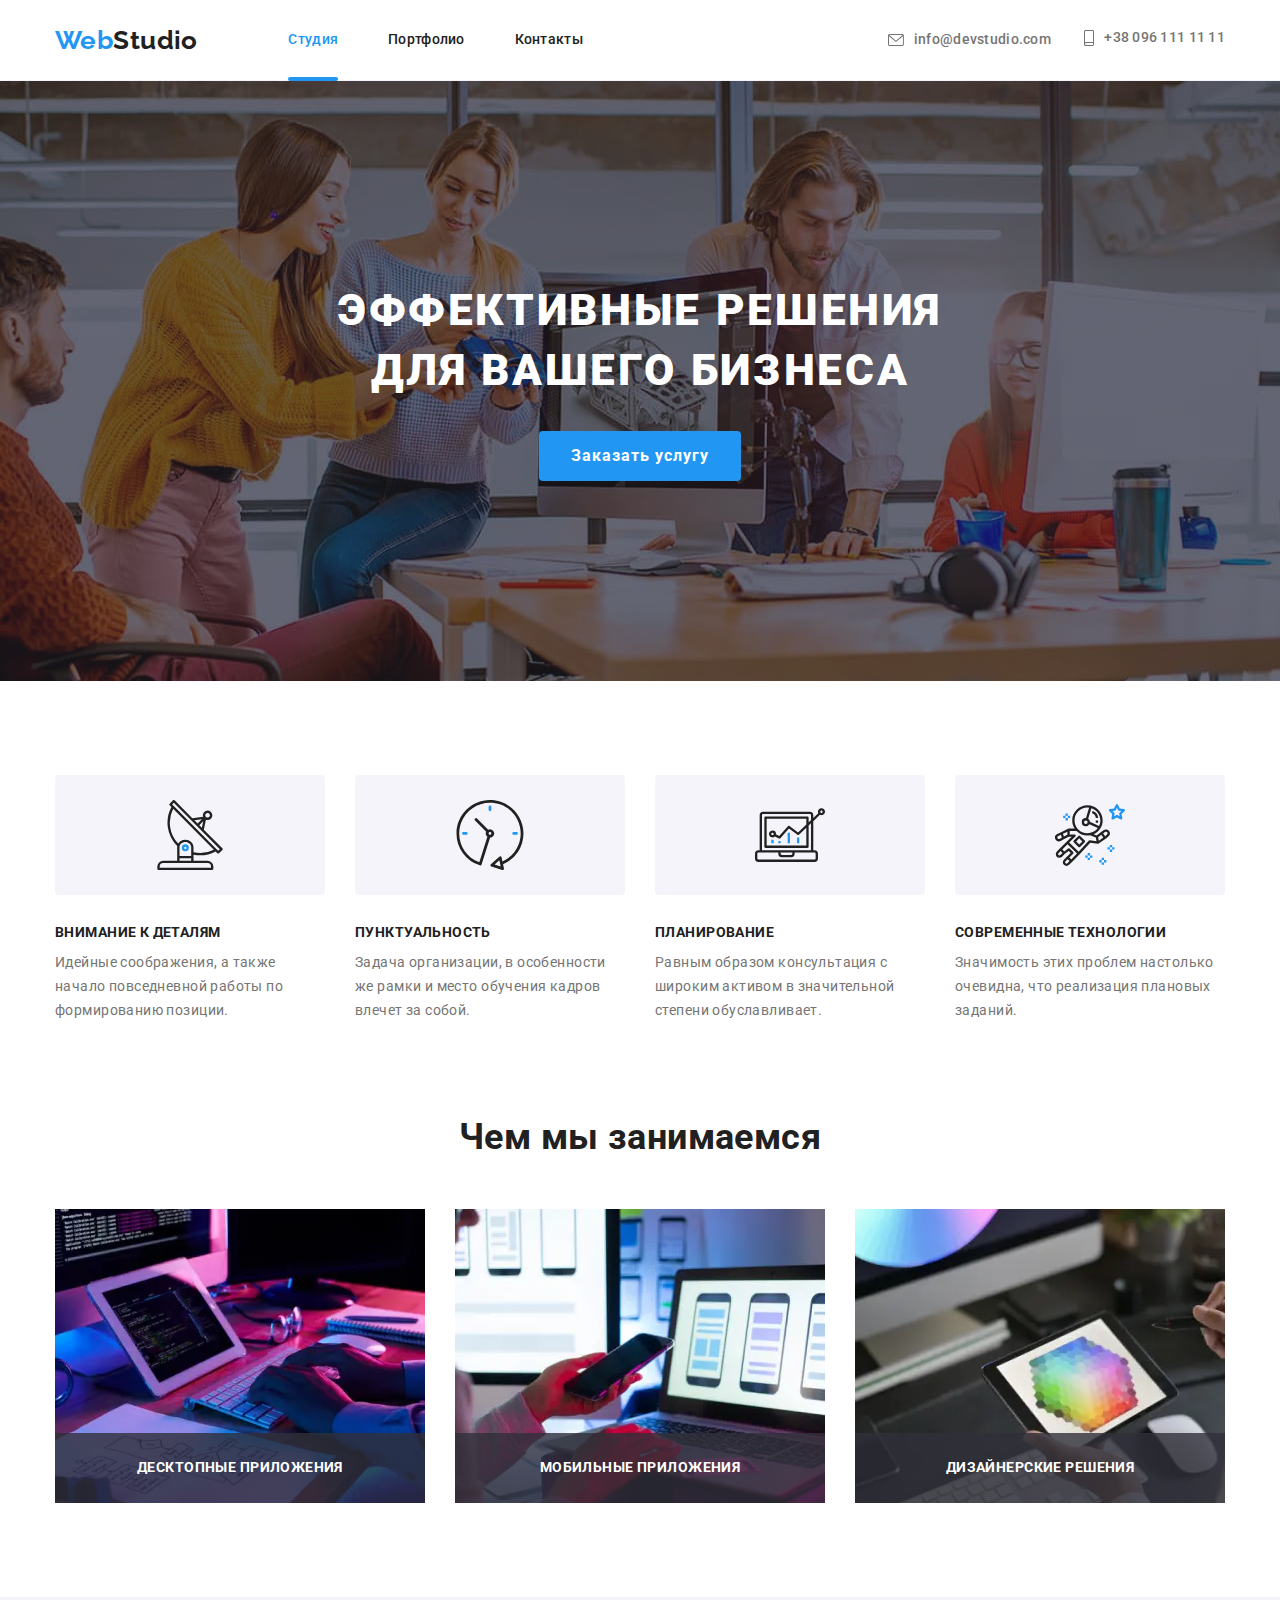
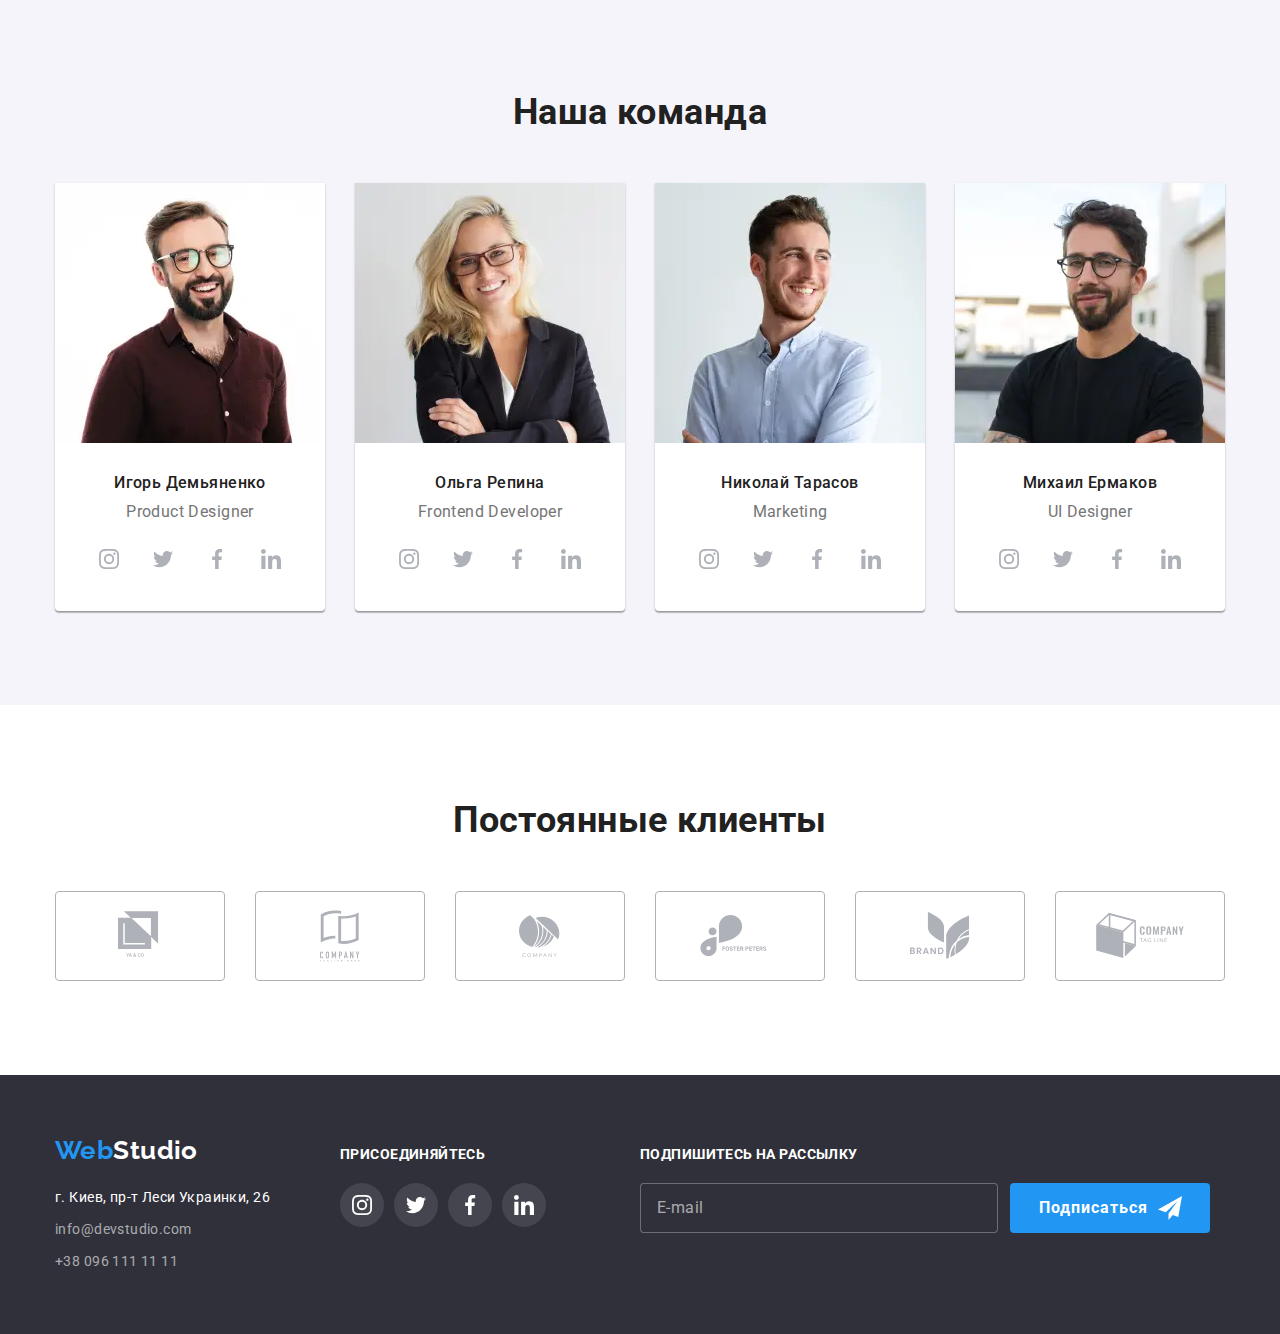
<file: index.html>
<!DOCTYPE html>
<html lang="ru">

<head>
  <meta charset="UTF-8" />
  <meta name="viewport" content="width=device-width, initial-scale=1.0" />
  <title>Студия</title>
  <link href="https://fonts.googleapis.com/css2?family=Raleway:wght@700&family=Roboto:wght@400;500;700;900&display=swap"
    rel="stylesheet" />
  <link rel="stylesheet"
    href="https://cdnjs.cloudflare.com/ajax/libs/modern-normalize/1.0.0/modern-normalize.min.css" />
  <link rel="stylesheet" href="./css/main.min.css" />
</head>

<body>
  <header class="header">
    <div class="container">
      <a class="link logo-link" href="./index.html" lang="en"><span class="web-word">Web</span>Studio</a>
      <button class="menu-button" type="button" aria-expanded="false" aria-controls="menu-container" data-menu-button>
        <svg width="40" height="40" aria-label="Переключатель мобильного меню">
          <use class="icon-menu" href="./images/sprite.svg#icon-menu-open"></use>
          <use class="icon-cross" href="./images/sprite.svg#icon-menu-close"></use>
        </svg>
      </button>
      <div class="menu-container" id="menu-container" data-menu>
        <nav class="main-nav">
          <ul class="nav-list list">
            <li class="item"><a class="link active" href="./index.html">Студия</a></li>
            <li class="item"><a class="link" href="./portfolio.html">Портфолио</a></li>
            <li class="item"><a class="link" href="">Контакты</a></li>
          </ul>
        </nav>
        <address class="header-contacts">
          <a class="link" href="mailo:info@devstudio.com">
            <svg class="envelope">
              <use href="./images/sprite.svg#icon-envelope"></use>
            </svg>
            <p lang="en">info@devstudio.com</p>
          </a>
          <a class="link" href="tel:+380961111111">
            <svg class="smartphone">
              <use href="./images/sprite.svg#icon-smartphone"></use>
            </svg>
            <p>+38 096 111 11 11</p>
          </a>
        </address>
      </div>
    </div>
  </header>

  <main>
    <section class="order-section">
      <div class="container">
        <h1 class="title">Эффективные решения для вашего бизнеса</h1>
        <button class="button" type="button" data-modal-open>Заказать услугу</button>
      </div>
    </section>

    <section class="advantages-section">
      <div class="container">
        <h2 hidden>Наши преимущества</h2>
        <ul class="list">
          <li class="item antenna">
            <h3 class="title">Внимание к деталям</h3>
            <p>
              Идейные соображения, а также начало повседневной работы по
              формированию позиции.
            </p>
          </li>
          <li class="item clock">
            <h3 class="title">Пунктуальность</h3>
            <p>
              Задача организации, в особенности же рамки и место обучения кадров
              влечет за собой.
            </p>
          </li>
          <li class="item diagram">
            <h3 class="title">Планирование</h3>
            <p>
              Равным образом консультация с широким активом в значительной
              степени обуславливает.
            </p>
          </li>
          <li class="item astronaut">
            <h3 class="title">Современные технологии</h3>
            <p>
              Значимость этих проблем настолько очевидна, что реализация
              плановых заданий.
            </p>
          </li>
        </ul>
      </div>
    </section>

    <section class="work-description-section">
      <div class="container">
        <h2 class="title">Чем мы занимаемся</h2>
        <ul class="list">
          <li class="item">
            <picture>
              <source srcset="./images/work-01-desktop.webp 1x, ./images/work-01-desktop@2x.webp 2x" type="image/webp">
              <source srcset="./images/work-01-desktop.jpg 1x, ./images/work-01-desktop@2x.jpg 2x">
              <img src="./images/work-01-desktop.jpg" alt="Человек пишет код по блок-схеме"/>
            </picture>
            <p class="text">Десктопные приложения</p>
          </li>
          <li class="item">
            <picture>
              <source srcset="./images/work-02-desktop.webp 1x, ./images/work-02-desktop@2x.webp 2x" type="image/webp">
              <source srcset="./images/work-02-desktop.jpg 1x, ./images/work-02-desktop@2x.jpg 2x">
              <img src="./images/work-02-desktop.jpg" alt="Человек сверяет дизайн приложения с макетом"/>
            </picture>
            <p class="text">Мобильные приложения</p>
          </li>
          <li class="item">
            <picture>
              <source srcset="./images/work-03-desktop.webp 1x, ./images/work-03-desktop@2x.webp 2x" type="image/webp">
              <source srcset="./images/work-03-desktop.jpg 1x, ./images/work-03-desktop@2x.jpg 2x">
              <img src="./images/work-03-desktop.jpg" alt="Человек выбирает цвет из электронной палитры"/>
            </picture>
            <p class="text">Дизайнерские решения</p>
          </li>
        </ul>
      </div>
    </section>

    <section class="team-section">
      <div class="container">
        <h2 class="main-title">Наша команда</h2>
        <ul class="team-list list">
          <li class="card">
            <picture>
              <source srcset="./images/team-01-desktop.webp 1x, ./images/team-01-desktop@2x.webp 2x" media="(min-width: 1200px)" type="image/webp">
              <source srcset="./images/team-01-desktop.jpg 1x, ./images/team-01-desktop@2x.jpg 2x" media="(min-width: 1200px)">
              <source srcset="./images/team-01-tablet.webp 1x, ./images/team-01-tablet@2x.webp 2x" media="(min-width: 768px)" type="image/webp">
              <source srcset="./images/team-01-tablet.jpg 1x, ./images/team-01-tablet@2x.jpg 2x" media="(min-width: 768px)">
              <source srcset="./images/team-01-mobile.webp 1x, ./images/team-01-mobile@2x.webp 2x" media="(min-width: 320px)" type="image/webp">
              <source srcset="./images/team-01-mobile.jpg 1x, ./images/team-01-mobile@2x.jpg 2x" media="(min-width: 320px)">
              <img src="./images/team-01-mobile.jpg" alt="Улыбающийся мужчина в очках" />
            </picture>
            <h3 class="title">Игорь Демьяненко</h3>
            <p class="text" lang="en">Product Designer</p>
            <ul class="list team-link-list">
              <li class="item-link">
                <a class="social-link" href="">
                  <svg class="team-icon">
                    <use href="./images/sprite.svg#icon-instagram"></use>
                  </svg>
                </a>
              </li>
              <li class="item-link">
                <a class="social-link" href="">
                  <svg class="team-icon">
                    <use href="./images/sprite.svg#icon-twitter"></use>
                  </svg>
                </a>
              </li>
              <li class="item-link">
                <a class="social-link" href="">
                  <svg class="team-icon">
                    <use href="./images/sprite.svg#icon-facebook"></use>
                  </svg>
                </a>
              </li>
              <li class="item-link">
                <a class="social-link" href="">
                  <svg class="team-icon">
                    <use href="./images/sprite.svg#icon-linkedin"></use>
                  </svg>
                </a>
              </li>
            </ul>
          </li>
          <li class="card">
            <picture>
              <source srcset="./images/team-02-desktop.webp 1x, ./images/team-02-desktop@2x.webp 2x" media="(min-width: 1200px)" type="image/webp">
              <source srcset="./images/team-02-desktop.jpg 1x, ./images/team-02-desktop@2x.jpg 2x" media="(min-width: 1200px)">
              <source srcset="./images/team-02-tablet.webp 1x, ./images/team-02-tablet@2x.webp 2x" media="(min-width: 768px)" type="image/webp">
              <source srcset="./images/team-02-tablet.jpg 1x, ./images/team-02-tablet@2x.jpg 2x" media="(min-width: 768px)">
              <source srcset="./images/team-02-mobile.webp 1x, ./images/team-02-mobile@2x.webp 2x" media="(min-width: 320px)" type="image/webp">
              <source srcset="./images/team-02-mobile.jpg 1x, ./images/team-02-mobile@2x.jpg 2x" media="(min-width: 320px)">
              <img src="./images/team-02-mobile.jpg" alt="Улыбающаяся женщина в очках"/>
            </picture>
            <h3 class="title">Ольга Репина</h3>
            <p class="text" lang="en">Frontend Developer</p>
            <ul class="list team-link-list">
              <li class="item-link">
                <a class="social-link" href="">
                  <svg class="team-icon">
                    <use href="./images/sprite.svg#icon-instagram"></use>
                  </svg>
                </a>
              </li>
              <li class="item-link">
                <a class="social-link" href="">
                  <svg class="team-icon">
                    <use href="./images/sprite.svg#icon-twitter"></use>
                  </svg>
                </a>
              </li>
              <li class="item-link">
                <a class="social-link" href="">
                  <svg class="team-icon">
                    <use href="./images/sprite.svg#icon-facebook"></use>
                  </svg>
                </a>
              </li>
              <li class="item-link">
                <a class="social-link" href="">
                  <svg class="team-icon">
                    <use href="./images/sprite.svg#icon-linkedin"></use>
                  </svg>
                </a>
              </li>
            </ul>
          </li>
          <li class="card">
            <picture>
              <source srcset="./images/team-03-desktop.webp 1x, ./images/team-03-desktop@2x.webp 2x" media="(min-width: 1200px)" type="image/webp">
              <source srcset="./images/team-03-desktop.jpg 1x, ./images/team-03-desktop@2x.jpg 2x" media="(min-width: 1200px)">
              <source srcset="./images/team-03-tablet.webp 1x, ./images/team-03-tablet@2x.webp 2x" media="(min-width: 768px)" type="image/webp">
              <source srcset="./images/team-03-tablet.jpg 1x, ./images/team-03-tablet@2x.jpg 2x" media="(min-width: 768px)">
              <source srcset="./images/team-03-mobile.webp 1x, ./images/team-03-mobile@2x.webp 2x" media="(min-width: 320px)" type="image/webp">
              <source srcset="./images/team-03-mobile.jpg 1x, ./images/team-03-mobile@2x.jpg 2x" media="(min-width: 320px)">
              <img src="./images/team-03-mobile.jpg" alt="Улыбающийся мужчина"/>
            </picture>
            <h3 class="title">Николай Тарасов</h3>
            <p class="text" lang="en">Marketing</p>
            <ul class="list team-link-list">
              <li class="item-link">
                <a class="social-link" href="">
                  <svg class="team-icon">
                    <use href="./images/sprite.svg#icon-instagram"></use>
                  </svg>
                </a>
              </li>
              <li class="item-link">
                <a class="social-link" href="">
                  <svg class="team-icon">
                    <use href="./images/sprite.svg#icon-twitter"></use>
                  </svg>
                </a>
              </li>
              <li class="item-link">
                <a class="social-link" href="">
                  <svg class="team-icon">
                    <use href="./images/sprite.svg#icon-facebook"></use>
                  </svg>
                </a>
              </li>
              <li class="item-link">
                <a class="social-link" href="">
                  <svg class="team-icon">
                    <use href="./images/sprite.svg#icon-linkedin"></use>
                  </svg>
                </a>
              </li>
            </ul>
          </li>
          <li class="card">
            <picture>
              <source srcset="./images/team-04-desktop.webp 1x, ./images/team-04-desktop@2x.webp 2x" media="(min-width: 1200px)" type="image/webp">
              <source srcset="./images/team-04-desktop.jpg 1x, ./images/team-04-desktop@2x.jpg 2x" media="(min-width: 1200px)">
              <source srcset="./images/team-04-tablet.webp 1x, ./images/team-04-tablet@2x.webp 2x" media="(min-width: 768px)" type="image/webp">
              <source srcset="./images/team-04-tablet.jpg 1x, ./images/team-04-tablet@2x.jpg 2x" media="(min-width: 768px)">
              <source srcset="./images/team-04-mobile.webp 1x, ./images/team-04-mobile@2x.webp 2x" media="(min-width: 320px)" type="image/webp">
              <source srcset="./images/team-04-mobile.jpg 1x, ./images/team-04-mobile@2x.jpg 2x" media="(min-width: 320px)">
              <img src="./images/team-04-mobile.jpg" alt="Улыбающийся мужчина в очках"/>
            </picture>
            <h3 class="title">Михаил Ермаков</h3>
            <p class="text" lang="en">UI Designer</p>
            <ul class="list team-link-list">
              <li class="item-link">
                <a class="social-link" href="">
                  <svg class="team-icon">
                    <use href="./images/sprite.svg#icon-instagram"></use>
                  </svg>
                </a>
              </li>
              <li class="item-link">
                <a class="social-link" href="">
                  <svg class="team-icon">
                    <use href="./images/sprite.svg#icon-twitter"></use>
                  </svg>
                </a>
              </li>
              <li class="item-link">
                <a class="social-link" href="">
                  <svg class="team-icon">
                    <use href="./images/sprite.svg#icon-facebook"></use>
                  </svg>
                </a>
              </li>
              <li class="item-link">
                <a class="social-link" href="">
                  <svg class="team-icon">
                    <use href="./images/sprite.svg#icon-linkedin"></use>
                  </svg>
                </a>
              </li>
            </ul>
          </li>
        </ul>
      </div>
    </section>

    <section class="clients-section">
      <div class="container">
        <h2 class="title">Постоянные клиенты</h2>
        <ul class="list">
          <li class="company company-01">
            <svg>
              <use href="./images/sprite.svg#icon-company-01"></use>
            </svg>
          </li>
          <li class="company company-02">
            <svg>
              <use href="./images/sprite.svg#icon-company-02"></use>
            </svg>
          </li>
          <li class="company company-03">
            <svg>
              <use href="./images/sprite.svg#icon-company-03"></use>
            </svg>
          </li>
          <li class="company company-04">
            <svg>
              <use href="./images/sprite.svg#icon-company-04"></use>
            </svg>
          </li>
          <li class="company company-05">
            <svg>
              <use href="./images/sprite.svg#icon-company-05"></use>
            </svg>
          </li>
          <li class="company company-06">
            <svg>
              <use href="./images/sprite.svg#icon-company-06"></use>
            </svg>
          </li>
        </ul>
      </div>
    </section>

    <div class="backdrop is-hidden" data-modal>
      <div class="modal-window">
        <h2>Оставьте свои данные, мы вам перезвоним</h2>

        <form class="callback-form">

          <label class="label-input">
            <span>Имя</span>
            <div class="icon-container">
              <input class="input" type="text" name="name">
              <svg class="icon">
                <use href="./images/sprite.svg#icon-person"></use>
              </svg>
            </div>
          </label>

          <label class="label-input">
            <span>Телефон</span>
            <div class="icon-container">
              <input class="input" type="tel" name="tel">
              <svg class="icon">
                <use href="./images/sprite.svg#icon-phone"></use>
              </svg>
            </div>
          </label>

          <label class="label-input">
            <span>Почта</span>
            <div class="icon-container">
              <input class="input" type="email" name="email">
              <svg class="icon">
                <use href="./images/sprite.svg#icon-email"></use>
              </svg>
            </div>
          </label>

          <label class="label-comment">
            <span>Комментарий</span>
            <textarea class="comment" name="comment" placeholder="Введите текст"></textarea>
          </label>

          <label class="label-check">
            <input type="checkbox" name="checkbox">
            <span>Соглашаюсь с рассылкой и принимаю&#160;<a class="policy-link" href="">Условия договора</a></span>
          </label>

          <button class="submit-button" type="submit">Отправить</button>
        </form>

        <button class="close-button" type="button" data-modal-close>
          <svg>
            <use href="./images/sprite.svg#icon-close"></use>
          </svg>
        </button>
      </div>
    </div>
  </main>

  <footer class="footer">
    <div class="container">
      <div class="tablet-container">
        <div class="contacts sub-container">
          <a class="logo-link link" href="./index.html" lang="en"><span class="web-word">Web</span>Studio</a>
        
          <address class="footer-contacts">
            <p class="text">г. Киев, пр-т Леси Украинки, 26</p>
            <a class="link" href="mailo:info@devstudio.com" lang="en">info@devstudio.com</a><br />
            <a class="link" href="tel:+380961111111">+38 096 111 11 11</a>
          </address>
        </div>
        <div class="social sub-container">
          <p class="text">Присоединяйтесь</p>
          <ul class="link-list list">
            <li class="item-link">
              <a class="social-link" href="">
                <svg class="icon-footer">
                  <use href="./images/sprite.svg#icon-instagram"></use>
                </svg>
              </a>
            </li>
            <li class="item-link">
              <a class="social-link" href="">
                <svg class="icon-footer">
                  <use href="./images/sprite.svg#icon-twitter"></use>
                </svg>
              </a>
            </li>
            <li class="item-link">
              <a class="social-link" href="">
                <svg class="icon-footer">
                  <use href="./images/sprite.svg#icon-facebook"></use>
                </svg>
              </a>
            </li>
            <li class="item-link">
              <a class="social-link" href="">
                <svg class="icon-footer">
                  <use href="./images/sprite.svg#icon-linkedin"></use>
                </svg>
              </a>
            </li>
          </ul>
        </div>
      </div>

      <div class="subscription sub-container">
        <p class="text">Подпишитесь на рассылку</p>
        <form class="subscription-form">
          <input type="email" name="email" placeholder="E-mail" required>
          <button type="submit">Подписаться</button>
        </form>
      </div>
    </div>
  </footer>

  <script src="./js/modal.js"></script>
  <script src="./js/menu.js"></script>
</body>

</html>
</file>
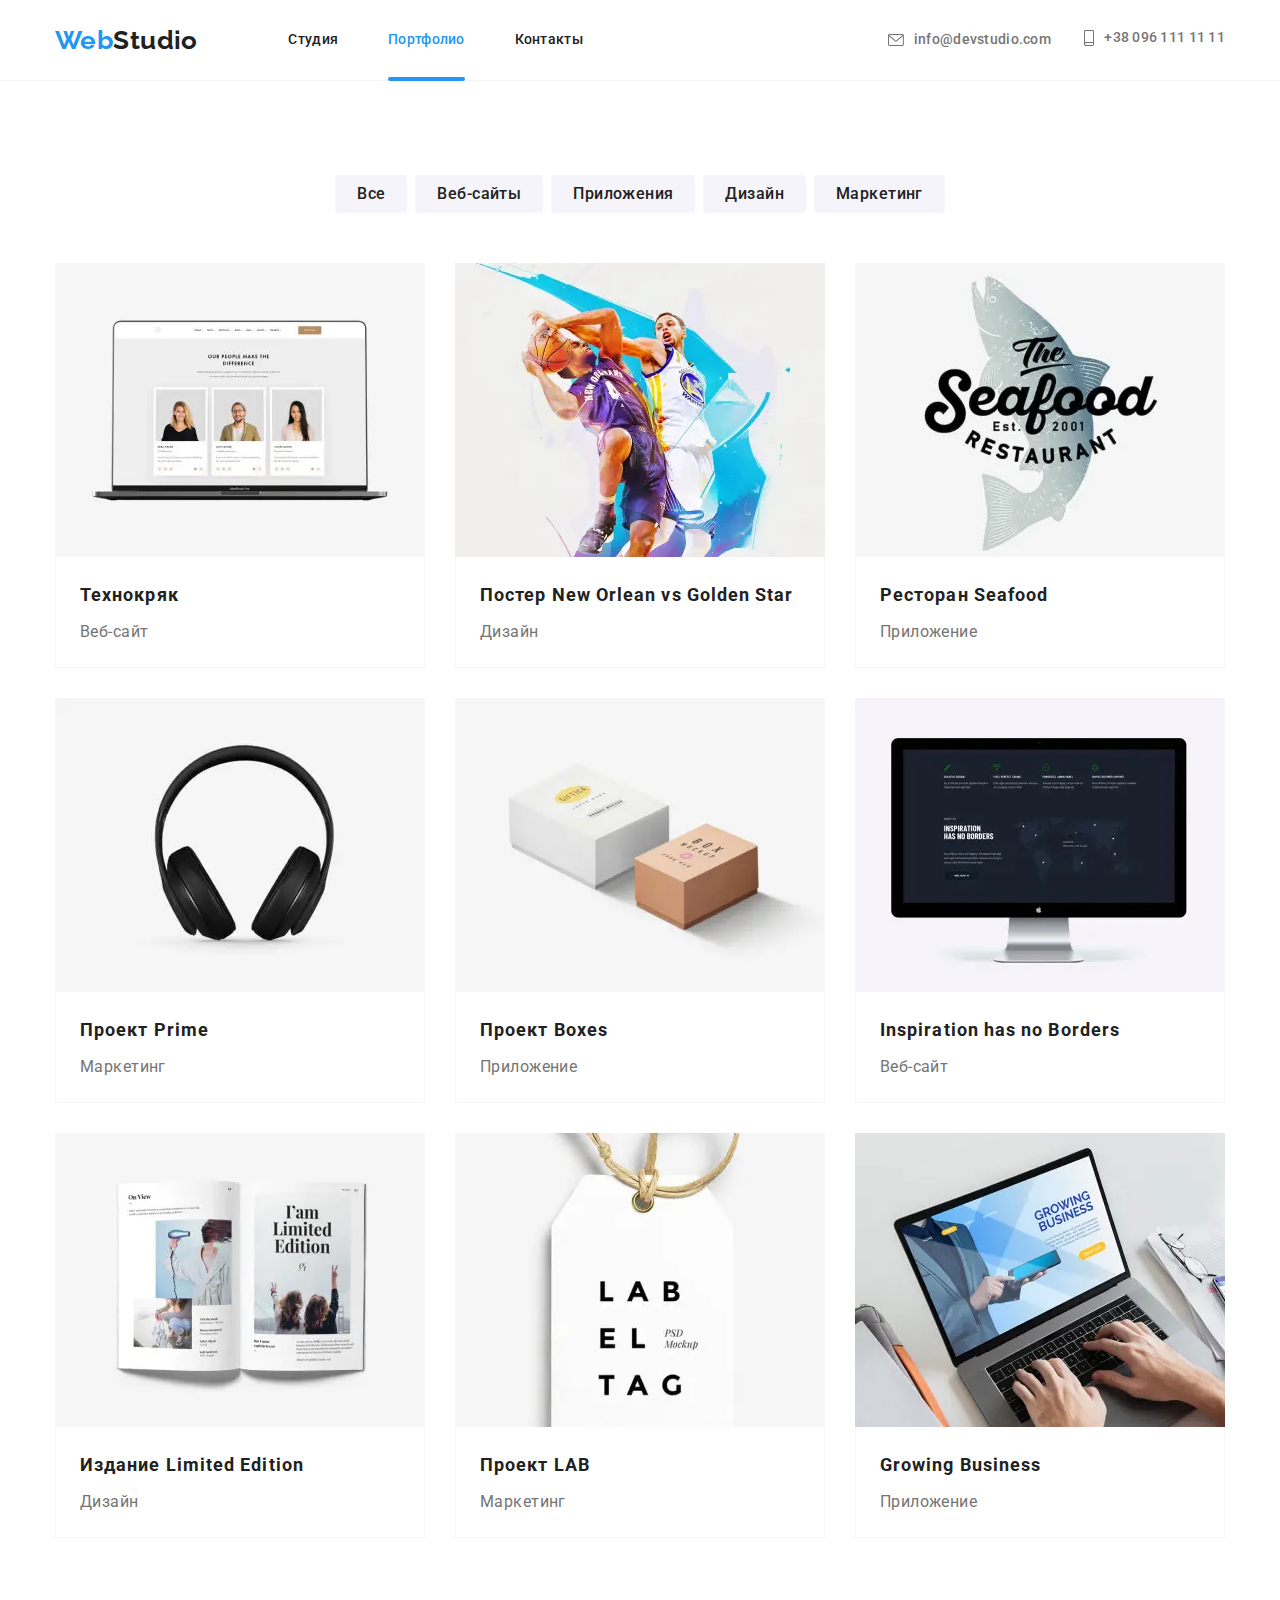
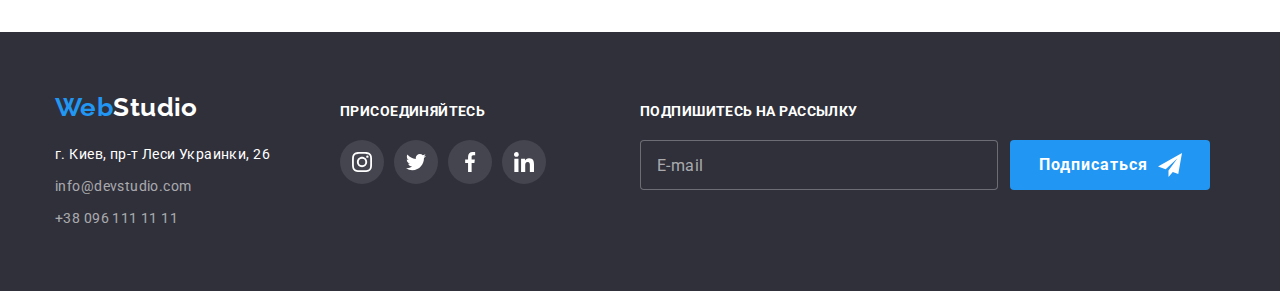
<file: portfolio.html>
<!DOCTYPE html>
<html lang="ru">

<head>
  <meta charset="UTF-8" />
  <meta name="viewport" content="width=device-width, initial-scale=1.0" />
  <title>Портфолио</title>
  <link href="https://fonts.googleapis.com/css2?family=Raleway:wght@700&family=Roboto:wght@400;500;700;900&display=swap"
    rel="stylesheet" />
  <link rel="stylesheet"
    href="https://cdnjs.cloudflare.com/ajax/libs/modern-normalize/1.0.0/modern-normalize.min.css" />
  <link rel="stylesheet" href="./css/main.min.css" />
</head>

<body>
  <header class="header">
    <div class="container">
      <a class="link logo-link" href="./index.html" lang="en"><span class="web-word">Web</span>Studio</a>
      <button class="menu-button" type="button" aria-expanded="false" aria-controls="menu-container" data-menu-button>
        <svg width="40" height="40" aria-label="Переключатель мобильного меню">
          <use class="icon-menu" href="./images/sprite.svg#icon-menu-open"></use>
          <use class="icon-cross" href="./images/sprite.svg#icon-menu-close"></use>
        </svg>
      </button>
      <div class="menu-container" id="menu-container" data-menu>
        <nav class="main-nav">
          <ul class="nav-list list">
            <li class="item"><a class="link" href="./index.html">Студия</a></li>
            <li class="item"><a class="link active" href="./portfolio.html">Портфолио</a></li>
            <li class="item"><a class="link" href="">Контакты</a></li>
          </ul>
        </nav>
        <address class="header-contacts">
          <a class="link" href="mailo:info@devstudio.com">
            <svg class="envelope">
              <use href="./images/sprite.svg#icon-envelope"></use>
            </svg>
            <p lang="en">info@devstudio.com</p>
          </a>
          <a class="link" href="tel:+380961111111">
            <svg class="smartphone">
              <use href="./images/sprite.svg#icon-smartphone"></use>
            </svg>
            <p>+38 096 111 11 11</p>
          </a>
        </address>
      </div>
    </div>
  </header>

  <main>
    <section class="projects-section">
      <div class="container">
        <h1 hidden>Наши проекты</h1>
        <ul class="buttons list">
          <li class="item">
            <button class="button" type="button">Все</button>
          </li>
          <li class="item">
            <button class="button" type="button">Веб-сайты</button>
          </li>
          <li class="item">
            <button class="button" type="button">Приложения</button>
          </li>
          <li class="item">
            <button class="button" type="button">Дизайн</button>
          </li>
          <li class="item">
            <button class="button" type="button">Маркетинг</button>
          </li>
        </ul>

        <ul class="list cards">
          <li class="card">
            <a class="link" href="">
              <div class="description-sub-container">
                <picture>
                  <source srcset="./images/project-01-desktop.webp 1x, ./images/project-01-desktop@2x.webp 2x" media="(min-width: 1200px)" type="image/webp">
                  <source srcset="./images/project-01-desktop.jpg 1x, ./images/project-01-desktop@2x.jpg 2x" media="(min-width: 1200px)">
                  <source srcset="./images/project-01-tablet.webp 1x, ./images/project-01-tablet@2x.webp 2x" media="(min-width: 768px)" type="image/webp">
                  <source srcset="./images/project-01-tablet.jpg 1x, ./images/project-01-tablet@2x.jpg 2x" media="(min-width: 768px)">
                  <source srcset="./images/project-01-mobile.webp 1x, ./images/project-01-mobile@2x.webp 2x" media="(min-width: 320px)" type="image/webp">
                  <source srcset="./images/project-01-mobile.jpg 1x, ./images/project-01-mobile@2x.jpg 2x" media="(min-width: 320px)">
                  <img src="./images/project-01-mobile.jpg" alt="Ноутбук с открытым сайтом"/>
                </picture>
                <p>
                  Технокряк это современная площадка распространения коронавируса.
                  Компании используют эту платформу для цифрового шпионажа и атак на защищённые сервера конкурентов.
                </p>
              </div>
              <div class="label-sub-container">
                <h2 class="title">Технокряк</h2>
                <p class="text">Веб-сайт</p>
              </div>
            </a>
          </li>
          <li class="card">
            <a class="link" href="">
              <div class="description-sub-container">
                <picture>
                  <source srcset="./images/project-02-desktop.webp 1x, ./images/project-02-desktop@2x.webp 2x" media="(min-width: 1200px)" type="image/webp">
                  <source srcset="./images/project-02-desktop.jpg 1x, ./images/project-02-desktop@2x.jpg 2x" media="(min-width: 1200px)">
                  <source srcset="./images/project-02-tablet.webp 1x, ./images/project-02-tablet@2x.webp 2x" media="(min-width: 768px)" type="image/webp">
                  <source srcset="./images/project-02-tablet.jpg 1x, ./images/project-02-tablet@2x.jpg 2x" media="(min-width: 768px)">
                  <source srcset="./images/project-02-mobile.webp 1x, ./images/project-02-mobile@2x.webp 2x" media="(min-width: 320px)" type="image/webp">
                  <source srcset="./images/project-02-mobile.jpg 1x, ./images/project-02-mobile@2x.jpg 2x" media="(min-width: 320px)">
                  <img src="./images/project-02-mobile.jpg" alt="Два баскетболиста с мячом" />
                </picture>
                <p>
                  Технокряк это современная площадка распространения коронавируса.
                  Компании используют эту платформу для цифрового шпионажа и атак на защищённые сервера конкурентов.
                </p>
              </div>
              <div class="label-sub-container">
                <h2 class="title">Постер <span lang="en">New Orlean vs Golden Star</span></h2>
                <p class="text">Дизайн</p>
              </div>
            </a>
          </li>
          <li class="card">
            <a class="link" href="">
              <div class="description-sub-container">
                <picture>
                  <source srcset="./images/project-03-desktop.webp 1x, ./images/project-03-desktop@2x.webp 2x" media="(min-width: 1200px)" type="image/webp">
                  <source srcset="./images/project-03-desktop.jpg 1x, ./images/project-03-desktop@2x.jpg 2x" media="(min-width: 1200px)">
                  <source srcset="./images/project-03-tablet.webp 1x, ./images/project-03-tablet@2x.webp 2x" media="(min-width: 768px)" type="image/webp">
                  <source srcset="./images/project-03-tablet.jpg 1x, ./images/project-03-tablet@2x.jpg 2x" media="(min-width: 768px)">
                  <source srcset="./images/project-03-mobile.webp 1x, ./images/project-03-mobile@2x.webp 2x" media="(min-width: 320px)" type="image/webp">
                  <source srcset="./images/project-03-mobile.jpg 1x, ./images/project-03-mobile@2x.jpg 2x" media="(min-width: 320px)">
                  <img src="./images/project-03-mobile.jpg" alt="Рыба с названием ресторана"/>
                </picture>
                <p>
                  Технокряк это современная площадка распространения коронавируса.
                  Компании используют эту платформу для цифрового шпионажа и атак на защищённые сервера конкурентов.
                </p>
              </div>
              <div class="label-sub-container">
                <h2 class="title">Ресторан <span lang="en">Seafood</span></h2>
                <p class="text">Приложение</p>
              </div>
            </a>
          </li>
          <li class="card">
            <a class="link" href="">
              <div class="description-sub-container">
                <picture>
                  <source srcset="./images/project-04-desktop.webp 1x, ./images/project-04-desktop@2x.webp 2x" media="(min-width: 1200px)" type="image/webp">
                  <source srcset="./images/project-04-desktop.jpg 1x, ./images/project-04-desktop@2x.jpg 2x" media="(min-width: 1200px)">
                  <source srcset="./images/project-04-tablet.webp 1x, ./images/project-04-tablet@2x.webp 2x" media="(min-width: 768px)" type="image/webp">
                  <source srcset="./images/project-04-tablet.jpg 1x, ./images/project-04-tablet@2x.jpg 2x" media="(min-width: 768px)">
                  <source srcset="./images/project-04-mobile.webp 1x, ./images/project-04-mobile@2x.webp 2x" media="(min-width: 320px)" type="image/webp">
                  <source srcset="./images/project-04-mobile.jpg 1x, ./images/project-04-mobile@2x.jpg 2x" media="(min-width: 320px)">
                  <img src="./images/project-04-mobile.jpg" alt="Накладные наушники"/>
                </picture>
                <p>
                  Технокряк это современная площадка распространения коронавируса.
                  Компании используют эту платформу для цифрового шпионажа и атак на защищённые сервера конкурентов.
                </p>
              </div>
              <div class="label-sub-container">
                <h2 class="title">Проект <span lang="en">Prime</span></h2>
                <p class="text">Маркетинг</p>
              </div>
            </a>
          </li>
          <li class="card">
            <a class="link" href="">
              <div class="description-sub-container">
                <picture>
                  <source srcset="./images/project-05-desktop.webp 1x, ./images/project-05-desktop@2x.webp 2x" media="(min-width: 1200px)" type="image/webp">
                  <source srcset="./images/project-05-desktop.jpg 1x, ./images/project-05-desktop@2x.jpg 2x" media="(min-width: 1200px)">
                  <source srcset="./images/project-05-tablet.webp 1x, ./images/project-05-tablet@2x.webp 2x" media="(min-width: 768px)" type="image/webp">
                  <source srcset="./images/project-05-tablet.jpg 1x, ./images/project-05-tablet@2x.jpg 2x" media="(min-width: 768px)">
                  <source srcset="./images/project-05-mobile.webp 1x, ./images/project-05-mobile@2x.webp 2x" media="(min-width: 320px)" type="image/webp">
                  <source srcset="./images/project-05-mobile.jpg 1x, ./images/project-05-mobile@2x.jpg 2x" media="(min-width: 320px)">
                  <img src="./images/project-05-mobile.jpg" alt="Две коробки с надписями"/>
                </picture>
                <p>
                  Технокряк это современная площадка распространения коронавируса.
                  Компании используют эту платформу для цифрового шпионажа и атак на защищённые сервера конкурентов.
                </p>
              </div>
              <div class="label-sub-container">
                <h2 class="title">Проект <span lang="en">Boxes</span></h2>
                <p class="text">Приложение</p>
              </div>
            </a>
          </li>
          <li class="card">
            <a class="link" href="">
              <div class="description-sub-container">
                <picture>
                  <source srcset="./images/project-06-desktop.webp 1x, ./images/project-06-desktop@2x.webp 2x" media="(min-width: 1200px)" type="image/webp">
                  <source srcset="./images/project-06-desktop.jpg 1x, ./images/project-06-desktop@2x.jpg 2x" media="(min-width: 1200px)">
                  <source srcset="./images/project-06-tablet.webp 1x, ./images/project-06-tablet@2x.webp 2x" media="(min-width: 768px)" type="image/webp">
                  <source srcset="./images/project-06-tablet.jpg 1x, ./images/project-06-tablet@2x.jpg 2x" media="(min-width: 768px)">
                  <source srcset="./images/project-06-mobile.webp 1x, ./images/project-06-mobile@2x.webp 2x" media="(min-width: 320px)" type="image/webp">
                  <source srcset="./images/project-06-mobile.jpg 1x, ./images/project-06-mobile@2x.jpg 2x" media="(min-width: 320px)">
                  <img src="./images/project-06-mobile.jpg" alt="Компьютер с открытым сайтом"/>
                </picture>
                <p>
                  Технокряк это современная площадка распространения коронавируса.
                  Компании используют эту платформу для цифрового шпионажа и атак на защищённые сервера конкурентов.
                </p>
              </div>
              <div class="label-sub-container">
                <h2 class="title" lang="en">Inspiration has no Borders</h2>
                <p class="text">Веб-сайт</p>
              </div>
            </a>
          </li>
          <li class="card">
            <a class="link" href="">
              <div class="description-sub-container">
                <picture>
                  <source srcset="./images/project-07-desktop.webp 1x, ./images/project-07-desktop@2x.webp 2x" media="(min-width: 1200px)" type="image/webp">
                  <source srcset="./images/project-07-desktop.jpg 1x, ./images/project-07-desktop@2x.jpg 2x" media="(min-width: 1200px)">
                  <source srcset="./images/project-07-tablet.webp 1x, ./images/project-07-tablet@2x.webp 2x" media="(min-width: 768px)" type="image/webp">
                  <source srcset="./images/project-07-tablet.jpg 1x, ./images/project-07-tablet@2x.jpg 2x" media="(min-width: 768px)">
                  <source srcset="./images/project-07-mobile.webp 1x, ./images/project-07-mobile@2x.webp 2x" media="(min-width: 320px)" type="image/webp">
                  <source srcset="./images/project-07-mobile.jpg 1x, ./images/project-07-mobile@2x.jpg 2x" media="(min-width: 320px)">
                  <img src="./images/project-07-mobile.jpg" alt="Открытый журнал"/>
                </picture>
                <p>
                  Технокряк это современная площадка распространения коронавируса.
                  Компании используют эту платформу для цифрового шпионажа и атак на защищённые сервера конкурентов.
                </p>
              </div>
              <div class="label-sub-container">
                <h2 class="title">Издание <span lang="en">Limited Edition</span></h2>
                <p class="text">Дизайн</p>
              </div>
            </a>
          </li>
          <li class="card">
            <a class="link" href="">
              <div class="description-sub-container">
                <picture>
                  <source srcset="./images/project-08-desktop.webp 1x, ./images/project-08-desktop@2x.webp 2x" media="(min-width: 1200px)" type="image/webp">
                  <source srcset="./images/project-08-desktop.jpg 1x, ./images/project-08-desktop@2x.jpg 2x" media="(min-width: 1200px)">
                  <source srcset="./images/project-08-tablet.webp 1x, ./images/project-08-tablet@2x.webp 2x" media="(min-width: 768px)" type="image/webp">
                  <source srcset="./images/project-08-tablet.jpg 1x, ./images/project-08-tablet@2x.jpg 2x" media="(min-width: 768px)">
                  <source srcset="./images/project-08-mobile.webp 1x, ./images/project-08-mobile@2x.webp 2x" media="(min-width: 320px)" type="image/webp">
                  <source srcset="./images/project-08-mobile.jpg 1x, ./images/project-08-mobile@2x.jpg 2x" media="(min-width: 320px)">
                  <img src="./images/project-08-mobile.jpg" alt="Бирка"/>
                </picture>
                <p>
                  Технокряк это современная площадка распространения коронавируса.
                  Компании используют эту платформу для цифрового шпионажа и атак на защищённые сервера конкурентов.
                </p>
              </div>
              <div class="label-sub-container">
                <h2 class="title">Проект <span lang="en">LAB</span></h2>
                <p class="text">Маркетинг</p>
              </div>
            </a>
          </li>
          <li class="card">
            <a class="link" href="">
              <div class="description-sub-container">
                <picture>
                  <source srcset="./images/project-09-desktop.webp 1x, ./images/project-09-desktop@2x.webp 2x" media="(min-width: 1200px)" type="image/webp">
                  <source srcset="./images/project-09-desktop.jpg 1x, ./images/project-09-desktop@2x.jpg 2x" media="(min-width: 1200px)">
                  <source srcset="./images/project-09-tablet.webp 1x, ./images/project-09-tablet@2x.webp 2x" media="(min-width: 768px)" type="image/webp">
                  <source srcset="./images/project-09-tablet.jpg 1x, ./images/project-09-tablet@2x.jpg 2x" media="(min-width: 768px)">
                  <source srcset="./images/project-09-mobile.webp 1x, ./images/project-09-mobile@2x.webp 2x" media="(min-width: 320px)" type="image/webp">
                  <source srcset="./images/project-09-mobile.jpg 1x, ./images/project-09-mobile@2x.jpg 2x" media="(min-width: 320px)">
                  <img src="./images/project-09-mobile.jpg" alt="Мужчина работает за ноутбуком"/>
                </picture>
                <p>
                  Технокряк это современная площадка распространения коронавируса.
                  Компании используют эту платформу для цифрового шпионажа и атак на защищённые сервера конкурентов.
                </p>
              </div>
              <div class="label-sub-container">
                <h2 class="title" lang="en">Growing Business</h2>
                <p class="text">Приложение</p>
              </div>
            </a>
          </li>
        </ul>
      </div>
    </section>
  </main>

  <footer class="footer">
    <div class="container">
      <div class="tablet-container">
        <div class="contacts sub-container">
          <a class="logo-link link" href="./index.html" lang="en"><span class="web-word">Web</span>Studio</a>
  
          <address class="footer-contacts">
            <p class="text">г. Киев, пр-т Леси Украинки, 26</p>
            <a class="link" href="mailo:info@devstudio.com" lang="en">info@devstudio.com</a><br />
            <a class="link" href="tel:+380961111111">+38 096 111 11 11</a>
          </address>
        </div>
        <div class="social sub-container">
          <p class="text">Присоединяйтесь</p>
          <ul class="link-list list">
            <li class="item-link">
              <a class="social-link" href="">
                <svg class="icon-footer">
                  <use href="./images/sprite.svg#icon-instagram"></use>
                </svg>
              </a>
            </li>
            <li class="item-link">
              <a class="social-link" href="">
                <svg class="icon-footer">
                  <use href="./images/sprite.svg#icon-twitter"></use>
                </svg>
              </a>
            </li>
            <li class="item-link">
              <a class="social-link" href="">
                <svg class="icon-footer">
                  <use href="./images/sprite.svg#icon-facebook"></use>
                </svg>
              </a>
            </li>
            <li class="item-link">
              <a class="social-link" href="">
                <svg class="icon-footer">
                  <use href="./images/sprite.svg#icon-linkedin"></use>
                </svg>
              </a>
            </li>
          </ul>
        </div>
      </div>
  
      <div class="subscription sub-container">
        <p class="text">Подпишитесь на рассылку</p>
        <form class="subscription-form">
          <input type="email" name="email" placeholder="E-mail" required>
          <button type="submit">Подписаться</button>
        </form>
      </div>
    </div>
  </footer>
  
  <script src="./js/menu.js"></script>
</body>

</html>
</file>
<file: css/main.min.css>
*,*::before,*::after{margin:0;padding:0}body{background-color:#fff;color:#757575;font-family:Roboto,sans-serif;font-size:14px;line-height:1.71;letter-spacing:0.03em}img{display:block;width:100%}.list{list-style:none}.link{text-decoration:none;font-style:normal}.logo-link{font-family:Raleway,sans-serif;font-weight:700;font-size:24px;line-height:1.17}@media screen and (min-width: 1200px){.logo-link{font-size:26px;line-height:1.19}}.web-word{color:#2196f3}.container{width:100%;padding-left:15px;padding-right:15px}@media screen and (min-width: 480px){.container{width:480px;margin-left:auto;margin-right:auto}}@media screen and (min-width: 768px){.container{width:768px}}@media screen and (min-width: 1200px){.container{width:1200px}}.header{border-bottom:1px solid #f5f4fa;position:relative}.header .container{display:flex;align-items:center;justify-content:space-between}@media screen and (max-width: 767px){.header .container{padding-top:10px;padding-bottom:10px}}.header .logo-link{color:#212121}.menu-button{display:inline-flex;border:none;background-color:transparent}@media screen and (min-width: 768px){.menu-button{display:none}}.menu-button .icon-cross{display:none}.menu-button.is-open .icon-cross{display:block}.menu-button.is-open .icon-menu{display:none}.menu-container{font-weight:500;font-size:18px;line-height:1.17;text-align:center;letter-spacing:0.02em;background-color:#fff}@media screen and (max-width: 767px){.menu-container{display:none;position:absolute;z-index:2;top:100%;left:0;width:100%;box-shadow:0px 4px 8px rgba(0,0,0,0.04),0px 2px 4px rgba(0,0,0,0.08),0px 1px 3px rgba(0,0,0,0.16);padding-top:60px;padding-bottom:60px}.menu-container.is-open{display:block}}@media screen and (min-width: 768px){.menu-container{display:flex;justify-content:space-between;align-items:center;font-size:14px;line-height:1.14}}@media screen and (min-width: 768px){.main-nav{display:flex;align-items:center;margin-right:84px}}@media screen and (min-width: 1200px){.main-nav{margin-right:305px}}.nav-list{display:inline-block}@media screen and (max-width: 767px){.nav-list{margin-bottom:60px}}@media screen and (min-width: 768px){.nav-list{display:flex}}@media screen and (min-width: 768px){.nav-list .item{padding-top:32px;padding-bottom:32px;position:relative}}@media screen and (max-width: 767px){.nav-list .item:not(:last-child){margin-bottom:40px}}@media screen and (min-width: 768px){.nav-list .item:not(:last-child){margin-right:50px}}.nav-list .link{color:#212121;transition:color 250ms cubic-bezier(0.4, 0, 0.2, 1)}.nav-list .link:hover,.nav-list .link:focus{color:#2196f3}.nav-list .active{color:#2196f3;display:inline-block}@media screen and (max-width: 767px){.nav-list .active{padding-bottom:12px;position:relative}}.nav-list .active::after{content:"";position:absolute;display:block;width:100%;left:0;height:4px;border-radius:2px;background-color:#2196f3}@media screen and (max-width: 767px){.nav-list .active::after{margin-top:8px}}@media screen and (min-width: 768px){.nav-list .active::after{bottom:-1px}}.header-contacts{display:inline-block}@media screen and (min-width: 768px) and (max-width: 1199px){.header-contacts{font-size:12px;line-height:1.17}}.header-contacts .link{color:#757575;display:flex;align-items:center;transition:color 250ms cubic-bezier(0.4, 0, 0.2, 1)}@media screen and (max-width: 767px){.header-contacts .link{justify-content:center}}@media screen and (min-width: 1200px){.header-contacts .link{display:inline-flex}}@media screen and (max-width: 767px){.header-contacts .link:not(:last-child){margin-bottom:16px}}@media screen and (min-width: 768px) and (max-width: 1199px){.header-contacts .link:not(:last-child){margin-bottom:10px}}@media screen and (min-width: 1200px){.header-contacts .link:not(:last-child){margin-right:30px}}.header-contacts .link:hover,.header-contacts .link:focus{color:#2196f3}.header-contacts .link:hover svg,.header-contacts .link:focus svg{fill:#2196f3}.header-contacts svg{fill:#757575;transition:fill 250ms cubic-bezier(0.4, 0, 0.2, 1);margin-right:10px}@media screen and (min-width: 768px) and (max-width: 1199px){.header-contacts svg{margin-right:8px}}.header-contacts .envelope{width:16px;height:11.2px}@media screen and (min-width: 768px){.header-contacts .envelope{width:14px;height:10px}}@media screen and (min-width: 1200px){.header-contacts .envelope{width:16px;height:12px}}.header-contacts .smartphone{width:10px;height:14.94px}@media screen and (min-width: 768px){.header-contacts .smartphone{width:10px;height:14px}}@media screen and (min-width: 1200px){.header-contacts .smartphone{width:10px;height:16px}}.footer{background-color:#2f303a;color:#fff;padding-top:60px;padding-bottom:60px}.footer .container{display:flex;flex-direction:column}@media screen and (max-width: 1199px){.footer .container{text-align:center;align-items:center}}@media screen and (min-width: 1200px){.footer .container{flex-direction:row}}.footer .container .tablet-container{display:flex;flex-direction:column;width:100%}@media screen and (min-width: 768px){.footer .container .tablet-container{flex-direction:row}}@media screen and (max-width: 1199px){.footer .container .tablet-container{margin-bottom:60px;justify-content:space-around}}@media screen and (max-width: 767px){.footer .sub-container:not(:last-child){margin-bottom:60px}}@media screen and (min-width: 1200px){.contacts{margin-right:70px}}.contacts .logo-link{color:#fff;display:inline-block;margin-bottom:20px}.footer-contacts{font-style:normal}.footer-contacts .text{margin-bottom:8px;display:block}.footer-contacts .link{color:rgba(255,255,255,0.6);transition:color 250ms cubic-bezier(0.4, 0, 0.2, 1)}.footer-contacts .link:not(:last-child){display:inline-block;margin-bottom:8px}.footer-contacts .link:hover,.footer-contacts .link:focus{color:#2196f3}@media screen and (min-width: 768px){.social{padding-top:5px}}@media screen and (min-width: 1200px){.social{padding-top:12px}}.social .text{line-height:1.14;font-weight:700;text-transform:uppercase;margin-bottom:20px}.social .link-list{display:inline-flex}.social .item-link:not(:last-child){margin-right:10px}.social .social-link{display:flex;padding:12px;border-radius:50%;background-color:rgba(255,255,255,0.1);transition:background-color 250ms cubic-bezier(0.4, 0, 0.2, 1)}.social .social-link:hover,.social .social-link:focus{background-color:#2196f3}.social .icon-footer{fill:#fff;width:20px;height:20px;transition:fill 250ms cubic-bezier(0.4, 0, 0.2, 1)}.subscription{display:flex;width:100%;flex-direction:column}@media screen and (min-width: 1200px){.subscription{padding-top:12px}}.subscription .text{line-height:1.14;font-weight:700;text-transform:uppercase;margin-bottom:20px}@media screen and (min-width: 1200px){.subscription .subscription-form{display:flex}}.subscription input{width:100%;height:50px;padding:15px 16px;border:1px solid rgba(255,255,255,0.3);border-radius:4px;background-color:#2f303a;font-size:16px;line-height:1.25;letter-spacing:0.03em;color:rgba(255,255,255,0.6)}@media screen and (min-width: 768px){.subscription input{width:450px}}@media screen and (max-width: 1199px){.subscription input{margin-left:auto;margin-right:auto;margin-bottom:20px}}@media screen and (min-width: 1200px){.subscription input{width:358px;margin-right:12px}}.subscription input::placeholder{font-size:16px;line-height:1.25;letter-spacing:0.03em;color:rgba(255,255,255,0.6)}.subscription button{background-color:#2196f3;color:#fff;font-weight:700;font-size:16px;line-height:1.88;letter-spacing:0.06em;padding-left:29px;padding-right:28px;height:50px;border-style:none;border-radius:4px;cursor:pointer;display:flex;align-items:center}@media screen and (max-width: 1199px){.subscription button{margin-left:auto;margin-right:auto}}.subscription button::after{content:"";display:inline-block;margin-left:10px;width:24px;height:24px;background-image:url(../images/subscript.svg)}.order-section{color:#fff;background-color:#2f303a;background-image:linear-gradient(rgba(47,48,58,0.4), rgba(47,48,58,0.4)),url(../images/bg-01-mobile.jpg);background-repeat:no-repeat;background-position:center;background-size:cover;padding-top:118px;padding-bottom:118px}@media screen and (min-device-pixel-ratio: 2), screen and (min-resolution: 192dpi), screen and (min-resolution: 2dppx){.order-section{background-image:linear-gradient(rgba(47,48,58,0.4), rgba(47,48,58,0.4)),url(../images/bg-01-mobile@2x.jpg)}}@media screen and (min-width: 768px){.order-section{background-image:linear-gradient(rgba(47,48,58,0.4), rgba(47,48,58,0.4)),url(../images/bg-01-tablet.jpg)}}@media screen and (min-width: 768px) and (min-device-pixel-ratio: 2), screen and (min-width: 768px) and (min-resolution: 192dpi), screen and (min-width: 768px) and (min-resolution: 2dppx){.order-section{background-image:linear-gradient(rgba(47,48,58,0.4), rgba(47,48,58,0.4)),url(../images/bg-01-tablet@2x.jpg)}}@media screen and (min-width: 1200px){.order-section{background-image:linear-gradient(rgba(47,48,58,0.4), rgba(47,48,58,0.4)),url(../images/bg-01-desktop.jpg);padding-top:200px;padding-bottom:200px}}@media screen and (min-width: 1200px) and (min-device-pixel-ratio: 2), screen and (min-width: 1200px) and (min-resolution: 192dpi), screen and (min-width: 1200px) and (min-resolution: 2dppx){.order-section{background-image:linear-gradient(rgba(47,48,58,0.4), rgba(47,48,58,0.4)),url(../images/bg-01-desktop@2x.jpg)}}.order-section .container{max-width:360px;text-align:center;margin-right:auto;margin-left:auto}@media screen and (min-width: 1200px){.order-section .container{max-width:696px}}.order-section .title{font-size:26;line-height:1.62;font-weight:900;text-align:center;letter-spacing:0.06em;text-transform:uppercase;margin-bottom:30px}@media screen and (min-width: 1200px){.order-section .title{font-size:44px;line-height:1.36}}.order-section .button{background-color:#2196f3;color:#fff;font-weight:700;font-size:16px;line-height:1.88;letter-spacing:0.06em;padding:10px 32px;border-style:none;border-radius:4px;cursor:pointer}.advantages-section{padding-top:60px}@media screen and (max-width: 1199px){.advantages-section{padding-bottom:60px}}@media screen and (min-width: 1200px){.advantages-section{padding-top:94px}}.advantages-section .list{margin:-15px;display:flex;flex-wrap:wrap}.advantages-section .item{margin:15px;width:calc((100% - 1 * 30px) / 1)}@media screen and (min-width: 768px){.advantages-section .item{width:calc((100% - 2 * 30px) / 2)}}@media screen and (min-width: 1200px){.advantages-section .item{width:calc((100% - 4 * 30px) / 4)}}.advantages-section .item::before{content:"";display:block;height:120px;border-radius:4px;background-color:#f5f4fa;margin-bottom:30px;background-repeat:no-repeat;background-position:center}.advantages-section .title{color:#212121;font-weight:700;font-size:14px;line-height:1.14;text-transform:uppercase;margin-bottom:10px}@media screen and (max-width: 767px){.advantages-section .title{text-align:center}}.antenna::before{background-image:url(../images/antenna.svg)}.clock::before{background-image:url(../images/clock.svg)}.diagram::before{background-image:url(../images/diagram.svg)}.astronaut::before{background-image:url(../images/astronaut.svg)}.work-description-section{display:none;padding-top:94px;padding-bottom:94px}@media screen and (min-width: 1200px){.work-description-section{display:block}}.work-description-section .title{color:#212121;font-weight:700;font-size:36px;line-height:1.17;text-align:center;margin-bottom:50px}.work-description-section .list{display:flex;justify-content:space-between}.work-description-section .item{width:370px;height:294px;position:relative}.work-description-section .text{padding:27px;text-transform:uppercase;text-align:center;font-weight:700;line-height:1.14;background-color:rgba(47,48,58,0.8);color:#fff;width:100%;position:absolute;bottom:0}.team-section{background-color:#f5f4fa;padding-top:60px;padding-bottom:60px}@media screen and (min-width: 1200px){.team-section{padding-top:94px;padding-bottom:94px}}.team-section .main-title{color:#212121;font-weight:700;font-size:28px;line-height:1.18;text-align:center;margin-bottom:30px}@media screen and (min-width: 1200px){.team-section .main-title{margin-bottom:50px;font-size:36px;line-height:1.17}}.team-section .team-list{margin:-15px;display:flex;flex-wrap:wrap}.team-section .card{margin:15px;padding-bottom:24px;background-color:#fff;box-shadow:0px 1px 3px rgba(0,0,0,0.12),0px 1px 1px rgba(0,0,0,0.14),0px 2px 1px rgba(0,0,0,0.2);border-radius:0px 0px 4px 4px;width:calc((100% - 1 * 30px) / 1)}@media screen and (min-width: 768px){.team-section .card{width:calc((100% - 2 * 30px) / 2)}}@media screen and (min-width: 1200px){.team-section .card{width:calc((100% - 4 * 30px) / 4);padding-bottom:30px}}.team-section .title{color:#212121;font-weight:500;font-size:16px;line-height:1.19;text-align:center;margin-top:30px;margin-bottom:10px}.team-section .text{font-size:16px;line-height:1.19;text-align:center;margin-bottom:16px}.team-link-list{width:206px;margin-left:auto;margin-right:auto;display:flex;justify-content:space-between}.team-link-list .item-link{height:44px}.team-link-list .social-link{display:flex;padding:12px;border-radius:50%;transition:background-color 250ms cubic-bezier(0.4, 0, 0.2, 1)}.team-link-list .social-link:hover,.team-link-list .social-link:focus{background-color:#2196f3}.team-link-list .social-link:hover .team-icon,.team-link-list .social-link:focus .team-icon{fill:#fff}.team-link-list .team-icon{width:20px;height:20px;fill:#afb1b8;transition:fill 250ms cubic-bezier(0.4, 0, 0.2, 1)}.clients-section{padding-top:60px;padding-bottom:60px}@media screen and (min-width: 1200px){.clients-section{padding-top:94px;padding-bottom:94px}}.clients-section .title{color:#212121;font-weight:700;font-size:28px;line-height:1.18;text-align:center;margin-bottom:30px}@media screen and (min-width: 1200px){.clients-section .title{font-size:36px;line-height:1.17;margin-bottom:50px}}.clients-section .list{margin:-15px;display:flex;flex-wrap:wrap}.clients-section .company{margin:15px;height:90px;border:1px solid #afb1b8;border-radius:4px;display:flex;justify-content:center;align-items:center;cursor:pointer;transition:border-color 250ms cubic-bezier(0.4, 0, 0.2, 1);width:calc((100% - 2 * 30px) / 2)}@media screen and (min-width: 768px){.clients-section .company{width:calc((100% - 3 * 30px) / 3)}}@media screen and (min-width: 1200px){.clients-section .company{width:calc((100% - 6 * 30px) / 6)}}.clients-section .company:hover,.clients-section .company:focus{border-color:#2196f3}.company svg{fill:#afb1b8;transition:fill 250ms cubic-bezier(0.4, 0, 0.2, 1)}.company:hover svg,.company:focus svg{fill:#2196f3}.company-01 svg{width:44.27px;height:49.23px}.company-02 svg{width:40px;height:52px}.company-03 svg{width:41px;height:42.6px}.company-04 svg{width:79.66px;height:42.02px}.company-05 svg{width:59px;height:47px}.company-06 svg{width:88.48px;height:45.44px}.projects-section{padding-top:60px;padding-bottom:60px}@media screen and (min-width: 1200px){.projects-section{padding-top:94px;padding-bottom:94px}}.buttons{margin-bottom:25px;display:flex;flex-wrap:wrap}@media screen and (min-width: 768px){.buttons{margin-bottom:30px;justify-content:center}}@media screen and (min-width: 1200px){.buttons{margin-bottom:50px}}.buttons .item:not(:last-child){margin-right:8px}.buttons .button{background-color:#f5f4fa;color:#212121;font-weight:500;font-size:16px;line-height:1.63;letter-spacing:inherit;border-style:none;border-radius:4px;padding:6px 22px;cursor:pointer;transition-property:background-color, color, box-shadow;transition-duration:250ms;transition-timing-function:cubic-bezier(0.4, 0, 0.2, 1)}@media screen and (max-width: 767px){.buttons .button{margin-bottom:15px}}.buttons .button:hover,.buttons .button:focus{background-color:#2196f3;color:#fff;box-shadow:0px 3px 1px rgba(0,0,0,0.1),0px 1px 2px rgba(0,0,0,0.08),0px 2px 2px rgba(0,0,0,0.12)}.cards{margin:-15px;display:flex;flex-wrap:wrap;align-items:flex-start}.cards .card{margin:15px;width:calc((100% - 1 * 30px) / 1);transition:box-shadow 250ms cubic-bezier(0.4, 0, 0.2, 1)}@media screen and (min-width: 768px){.cards .card{width:calc((100% - 2 * 30px) / 2)}}@media screen and (min-width: 1200px){.cards .card{width:calc((100% - 3 * 30px) / 3)}}.cards .card:hover,.cards .card:focus{box-shadow:0px 1px 1px rgba(0,0,0,0.12),0px 4px 4px rgba(0,0,0,0.06),1px 4px 6px rgba(0,0,0,0.16)}.cards .description-sub-container{position:relative;z-index:1;overflow:hidden}.cards .description-sub-container p{display:inline-flex;align-items:center;position:absolute;width:100%;height:100%;background-color:rgba(33,150,243,0.9);padding-left:24px;padding-right:24px;font-size:18px;line-height:1.56;color:#fff;transition:transform 250ms cubic-bezier(0.4, 0, 0.2, 1)}.cards .description-sub-container:hover p{transform:translateY(-100%)}.cards .label-sub-container{border-bottom:1px solid #f5f4fa;border-left:1px solid #f5f4fa;border-right:1px solid #f5f4fa;padding:20px 24px}.cards .title{color:#212121;font-weight:700;font-size:18px;line-height:2;letter-spacing:0.06em;margin-bottom:4px}.cards .text{color:#757575;font-size:16px;line-height:1.88}.backdrop{position:fixed;top:0;left:0;width:100%;height:100%;background-color:rgba(0,0,0,0.2);opacity:1;transition:opacity 250ms cubic-bezier(0.4, 0, 0.2, 1);overflow-y:scroll}@media screen and (max-width: 767px){.backdrop{padding-right:15px;padding-left:15px}}.is-hidden{pointer-events:none;opacity:0;transition:opacity 250ms cubic-bezier(0.4, 0, 0.2, 1)}.is-hidden .modal-window{transform:translate(-50%, -50%) scale(0);transition:transform 250ms cubic-bezier(0.4, 0, 0.2, 1)}.modal-window{background-color:#fff;box-shadow:0px 1px 3px rgba(0,0,0,0.12),0px 1px 1px rgba(0,0,0,0.14),0px 2px 1px rgba(0,0,0,0.2);border-radius:4px;top:93px;left:50%;padding:40px;display:flex;flex-direction:column;position:relative;transform:translateX(-50%) scale(1);transition:transform 250ms cubic-bezier(0.4, 0, 0.2, 1)}@media screen and (max-width: 767px){.modal-window{max-width:450px}}@media screen and (min-width: 768px){.modal-window{width:450px;top:208px}}@media screen and (min-width: 1200px){.modal-window{width:528px;top:221px}}.modal-window h2{font-size:20px;line-height:1.5;text-align:center;color:#212121;margin-bottom:12px}@media screen and (min-width: 1200px){.modal-window h2{line-height:1.15}}.modal-window .callback-form{display:flex;flex-direction:column}.modal-window .callback-form .submit-button{padding:10px 55px;margin-left:auto;margin-right:auto;background-color:#2196f3;color:#fff;font-weight:700;font-size:16px;line-height:1.88;letter-spacing:0.06em;border-style:none;border-radius:4px;cursor:pointer}.modal-window .close-button{height:30px;padding:8.5px;border:1px solid rgba(0,0,0,0.1);background-color:#fff;border-radius:50%;cursor:pointer;position:absolute;top:8px;right:8px}.modal-window .close-button svg{width:11px;height:11px;transition:fill 250ms cubic-bezier(0.4, 0, 0.2, 1)}.modal-window .close-button:hover,.modal-window .close-button:focus{fill:#2196f3}.label-input{margin-bottom:10px}.label-input span{display:block;font-size:12px;line-height:1.17;letter-spacing:0.01em;margin-bottom:4px}.label-input .icon-container{position:relative}.label-input .input{width:100%;height:40px;border:1px solid rgba(33,33,33,0.2);border-radius:4px;padding-left:42px;transition:border-color 250ms cubic-bezier(0.4, 0, 0.2, 1)}.label-input .input:focus{border-color:#2196f3;outline:none}.label-input .input:focus+.icon{fill:#2196f3}.label-input .icon{width:18px;height:18px;position:absolute;bottom:50%;left:12px;transform:translateY(50%);transition:fill 250ms cubic-bezier(0.4, 0, 0.2, 1)}.label-comment{margin-bottom:20px}.label-comment span{display:block;font-size:12px;line-height:1.17;letter-spacing:0.01em;margin-bottom:4px}.label-comment .comment{display:block;width:100%;height:120px;border:1px solid rgba(33,33,33,0.2);border-radius:4px;resize:none;padding:12px 16px;transition:border-color 250ms cubic-bezier(0.4, 0, 0.2, 1)}.label-comment .comment::placeholder{font-size:12px;line-height:1.17;letter-spacing:0.01em;color:rgba(117,117,117,0.5)}.label-comment .comment:focus{border-color:#2196f3;outline:none}.label-check{margin:0 auto 30px}.label-check input{position:absolute !important;clip:rect(1px 1px 1px 1px);clip:rect(1px, 1px, 1px, 1px);padding:0 !important;border:0 !important;height:1px !important;width:1px !important;overflow:hidden}.label-check input:checked+span::before{border:none;background-image:url(../images/check.svg)}.label-check span{display:flex;align-items:center}@media screen and (max-width: 1199px){.label-check span{font-size:12px;line-height:1.17}}.label-check span::before{content:"";width:16px;height:15px;border:2px solid #212121;border-radius:2px;margin-right:8px}.label-check .policy-link{color:#2196f3}
/*# sourceMappingURL=main.min.css.map */
</file>
